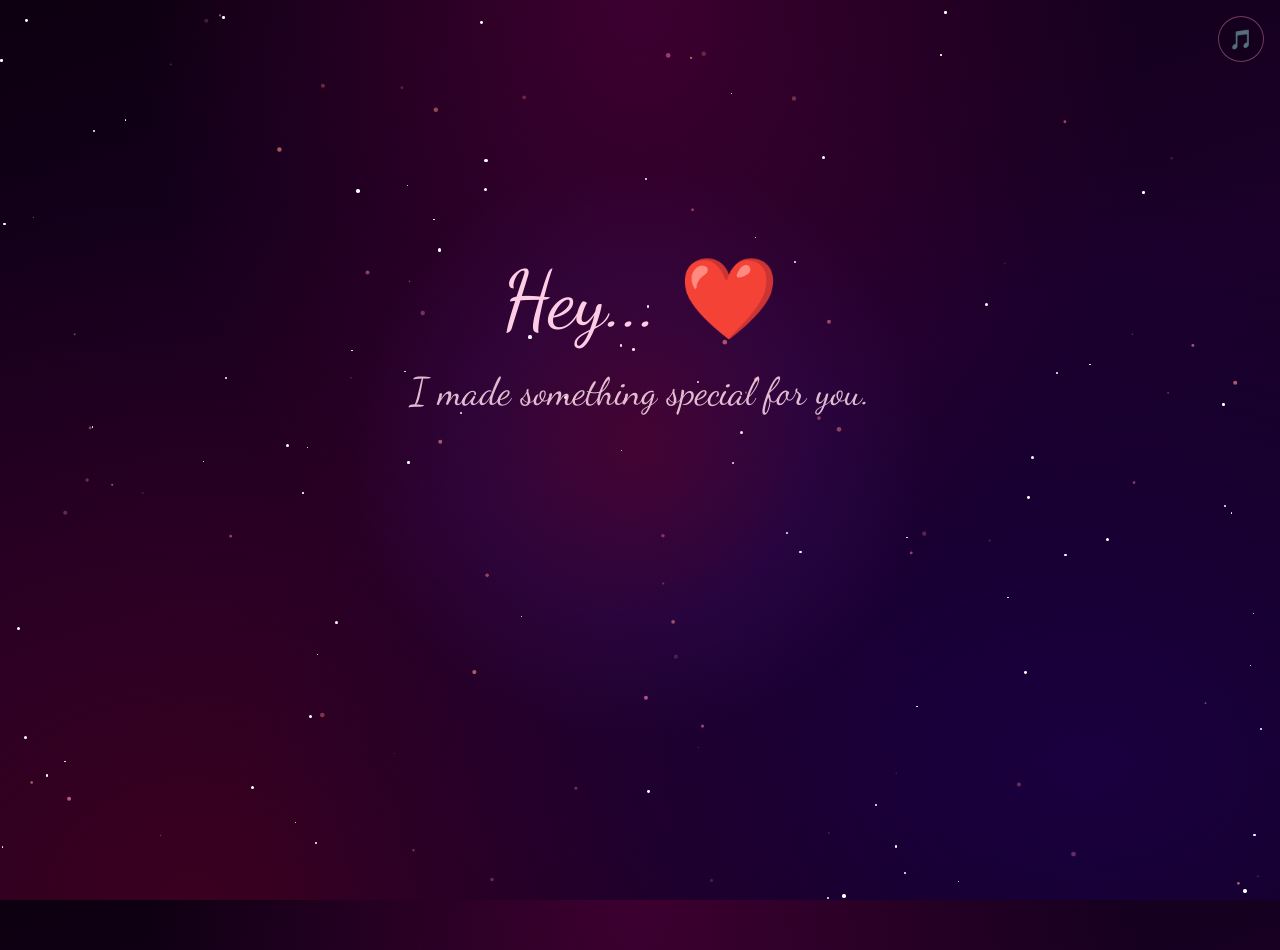
<file: index.html>
<!DOCTYPE html>
<html lang="en">
<head>
  <meta charset="UTF-8">
  <meta name="viewport" content="width=device-width, initial-scale=1.0">
  <title>A Special Surprise For You 💌</title>
  <meta name="description" content="A birthday surprise made with love, just for you.">
  <link rel="stylesheet" href="style.css">
  <style>
    /* ── Page 1 specific ─────────────────────────────── */
    body { overflow: hidden; }

    .hero {
      position: relative; z-index: 10;
      display: flex; flex-direction: column;
      align-items: center; justify-content: center;
      text-align: center;
      min-height: 100vh;
      padding: 20px;
      gap: 0;
    }

    /* Central glow orb */
    .glow-orb {
      position: absolute;
      width: 600px; height: 600px;
      border-radius: 50%;
      background: radial-gradient(circle,
        rgba(192,24,74,0.18) 0%,
        rgba(124,58,237,0.08) 40%,
        transparent 70%);
      animation: orbPulse 4s ease-in-out infinite;
      pointer-events: none;
      z-index: 0;
    }

    @keyframes orbPulse {
      0%,100% { transform: scale(1);   opacity: 0.7; }
      50%      { transform: scale(1.15); opacity: 1; }
    }

    /* Message lines */
    .msg-line {
      font-family: var(--font-script);
      color: var(--text-bright);
      text-align: center;
      line-height: 1.4;
      opacity: 0;
      transform: translateY(18px);
      transition: opacity 0.8s ease, transform 0.8s ease;
      position: relative; z-index: 2;
    }

    .msg-line.show {
      opacity: 1;
      transform: translateY(0);
    }

    .msg-1 {
      font-size: clamp(2.5rem, 7vw, 5rem);
      font-weight: 400;
      color: var(--pink-soft);
    }

    .msg-2 {
      font-size: clamp(1.4rem, 4vw, 2.4rem);
      font-weight: 400;
      color: var(--text-soft);
      margin-top: 10px;
    }

    .msg-3 {
      font-size: clamp(1.1rem, 3vw, 1.8rem);
      font-weight: 300;
      color: rgba(255,200,220,0.8);
      font-style: italic;
      margin-top: 8px;
    }

    .msg-4 {
      font-size: clamp(1.6rem, 5vw, 3rem);
      font-weight: 700;
      color: var(--gold-soft);
      margin-top: 10px;
    }

    .cta-wrap {
      margin-top: 48px;
      position: relative; z-index: 2;
      opacity: 0;
      transform: translateY(24px);
      transition: opacity 0.8s ease 0.2s, transform 0.8s ease 0.2s;
    }

    .cta-wrap.show { opacity: 1; transform: translateY(0); }

    .btn-open {
      padding: 20px 52px;
      font-size: 1.15rem;
      letter-spacing: 0.08em;
      position: relative;
    }

    .btn-open .btn-shine {
      position: absolute;
      inset: 0; border-radius: 50px;
      background: linear-gradient(120deg, transparent 20%, rgba(255,255,255,0.25) 50%, transparent 80%);
      background-size: 200% 100%;
      animation: shine 3s linear infinite;
    }

    @keyframes shine {
      0%   { background-position: -200% 0; }
      100% { background-position:  200% 0; }
    }

    /* Stars background */
    .star {
      position: fixed;
      border-radius: 50%;
      background: white;
      animation: starTwinkle ease-in-out infinite;
      pointer-events: none;
    }

    @keyframes starTwinkle {
      0%,100% { opacity: 0.2; transform: scale(0.8); }
      50%      { opacity: 1;   transform: scale(1.2); }
    }
  </style>
</head>
<body class="bg-romantic">

  <!-- Stars -->
  <div id="stars-container"></div>

  <!-- Particle canvas -->
  <canvas id="particle-canvas" class="canvas-layer"></canvas>

  <!-- Floating hearts -->
  <div class="hearts-container"></div>
  <!-- Rose petals -->
  <div class="petals-container"></div>

  <!-- Page Transition Overlay -->
  <div id="page-transition"></div>

  <!-- Music Button -->
  <button id="music-btn" class="music-btn" title="Play Music">🎵</button>

  <!-- Hero Content -->
  <main class="hero">
    <div class="glow-orb"></div>

    <p class="msg-line msg-1" id="m1">Hey... ❤️</p>
    <p class="msg-line msg-2" id="m2">I made something special for you.</p>
    <p class="msg-line msg-3" id="m3">Because today isn't just another day...</p>
    <p class="msg-line msg-4" id="m4">It's YOUR day. 🎂✨</p>

    <div class="cta-wrap" id="cta">
      <button class="btn-primary btn-open" onclick="openSurprise(this)">
        <span class="btn-shine"></span>
        Open Your Surprise 💌
      </button>
    </div>
  </main>

  <script src="config.js"></script>
  <script src="script.js"></script>
  <script>
    // ── Animate intro messages ─────────────────────────────
    const msgs = [
      { el: document.getElementById('m1'), delay: 400  },
      { el: document.getElementById('m2'), delay: 2000 },
      { el: document.getElementById('m3'), delay: 3800 },
      { el: document.getElementById('m4'), delay: 5500 },
    ];

    msgs.forEach(({ el, delay }) => {
      setTimeout(() => el.classList.add('show'), delay);
    });

    setTimeout(() => {
      document.getElementById('cta').classList.add('show');
    }, 7200);

    // ── Spawn stars ─────────────────────────────────────────
    const starsContainer = document.getElementById('stars-container');
    for (let i = 0; i < 80; i++) {
      const s = document.createElement('div');
      s.className = 'star';
      const size = 1 + Math.random() * 2.5;
      s.style.cssText = `
        width:${size}px; height:${size}px;
        left:${Math.random()*100}%;
        top:${Math.random()*100}%;
        animation-duration:${2 + Math.random()*4}s;
        animation-delay:${Math.random()*4}s;
      `;
      starsContainer.appendChild(s);
    }

    // ── Particle canvas ─────────────────────────────────────
    initParticleCanvas('particle-canvas');

    // ── Open surprise with burst ─────────────────────────────
    function openSurprise(btn) {
      btn.disabled = true;
      btn.innerHTML = '✨ Opening... ✨';
      burstHearts(window.innerWidth / 2, window.innerHeight / 2, 50);
      setTimeout(() => navigateTo('birthday.html'), 900);
    }
  </script>
</body>
</html>
</file>
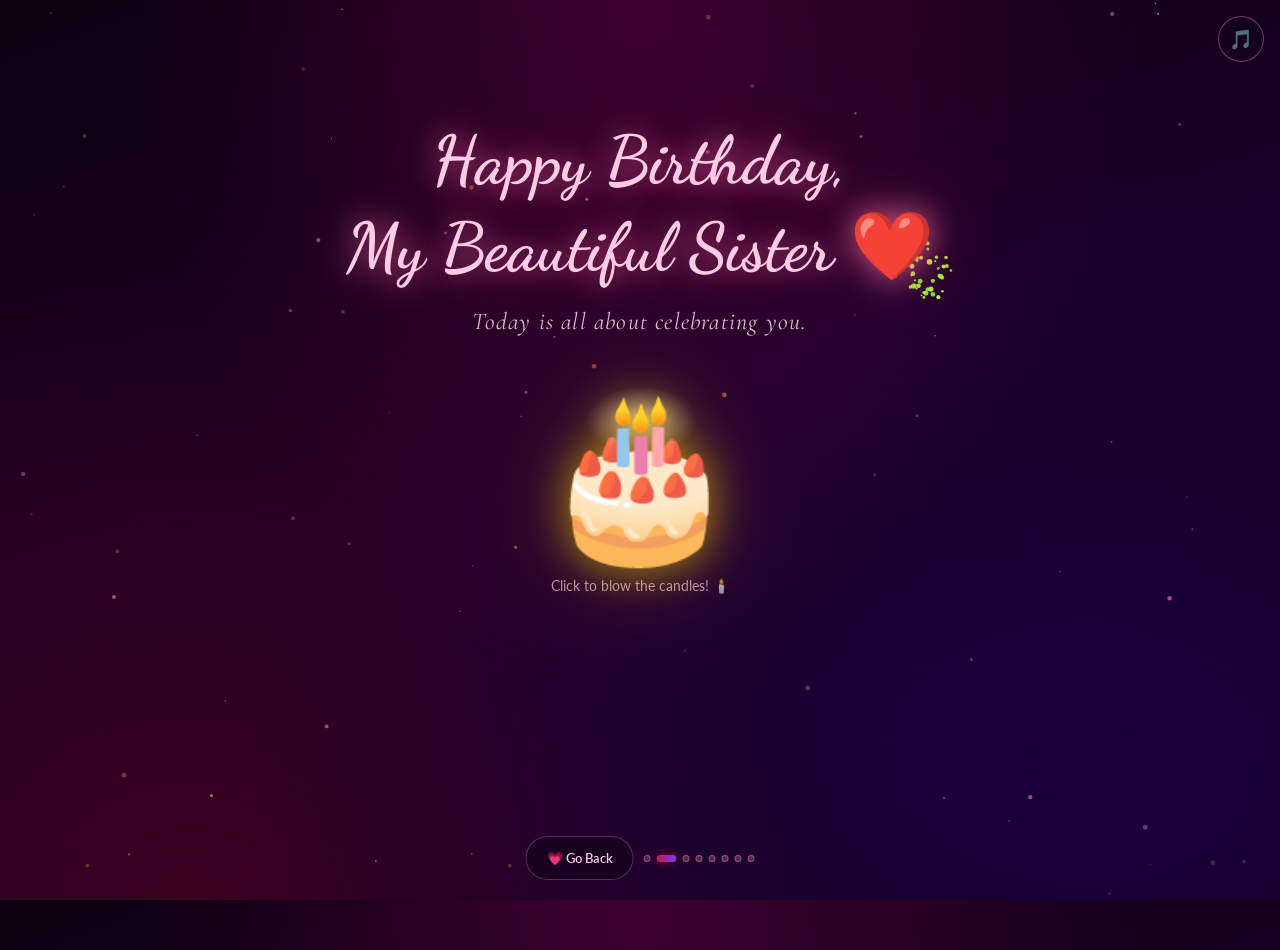
<file: birthday.html>
<!DOCTYPE html>
<html lang="en">
<head>
  <meta charset="UTF-8">
  <meta name="viewport" content="width=device-width, initial-scale=1.0">
  <title>Happy Birthday! 🎂❤️</title>
  <link rel="stylesheet" href="style.css">
  <style>
    body { overflow-x: hidden; }

    /* ── Hero Section ─────────────────────────────────────── */
    .birthday-hero {
      position: relative; z-index: 10;
      min-height: 100vh;
      display: flex; flex-direction: column;
      align-items: center; justify-content: center;
      text-align: center; padding: 30px 20px 120px;
      gap: 16px;
    }

    .birthday-title {
      font-family: var(--font-script);
      font-size: clamp(2rem, 6vw, 4.2rem);
      color: var(--pink-soft);
      text-shadow: 0 0 30px rgba(255,107,157,0.7),
                   0 0 60px rgba(255,107,157,0.4);
      animation: titleGlow 3s ease-in-out infinite;
      line-height: 1.3;
    }

    @keyframes titleGlow {
      0%,100% { text-shadow: 0 0 20px rgba(255,107,157,0.7), 0 0 40px rgba(255,107,157,0.4); }
      50%      { text-shadow: 0 0 40px rgba(255,107,157,1),   0 0 80px rgba(255,107,157,0.7), 0 0 120px rgba(255,107,157,0.3); }
    }

    .birthday-sub {
      font-family: var(--font-elegant);
      font-size: clamp(1rem, 2.5vw, 1.5rem);
      color: var(--text-soft);
      font-style: italic;
      letter-spacing: 0.05em;
    }

    /* ── Cake ─────────────────────────────────────────────── */
    .cake-section {
      margin: 20px 0;
      position: relative;
      cursor: pointer;
      user-select: none;
    }

    .cake-emoji {
      font-size: clamp(6rem, 15vw, 10rem);
      display: block;
      animation: cakeFloat 3s ease-in-out infinite;
      filter: drop-shadow(0 0 20px rgba(255,215,0,0.5))
              drop-shadow(0 0 40px rgba(255,215,0,0.3));
      transition: all 0.3s;
    }

    @keyframes cakeFloat {
      0%,100% { transform: translateY(0) rotate(-2deg); }
      50%      { transform: translateY(-12px) rotate(2deg); }
    }

    .cake-hint {
      font-size: 0.85rem;
      color: rgba(255,200,220,0.7);
      margin-top: 8px;
      animation: fadeInOut 2s ease-in-out infinite;
    }

    @keyframes fadeInOut {
      0%,100% { opacity: 0.5; }
      50%      { opacity: 1; }
    }

    /* Interactive cake state */
    .cake-blown .cake-emoji {
      animation: none;
      filter: drop-shadow(0 0 30px rgba(255,215,0,0.8));
    }

    .wish-msg {
      font-family: var(--font-script);
      font-size: clamp(1.4rem, 4vw, 2.4rem);
      color: var(--gold-soft);
      opacity: 0;
      transform: translateY(20px);
      transition: all 0.8s ease;
      margin-top: 16px;
      text-shadow: 0 0 20px rgba(255,215,0,0.7);
    }

    .wish-msg.show { opacity: 1; transform: translateY(0); }

    /* ── Fireworks canvas ─────────────────────────────────── */
    #fw-canvas {
      position: fixed;
      inset: 0;
      pointer-events: none;
      z-index: 5;
      width: 100%; height: 100%;
    }

    /* Candle ripple */
    .candle-ripple {
      position: absolute;
      top: 50%; left: 50%;
      transform: translate(-50%,-50%);
      width: 20px; height: 20px;
      border-radius: 50%;
      background: rgba(255,215,0,0.6);
      animation: rippleOut 0.6s ease-out forwards;
      pointer-events: none;
    }

    @keyframes rippleOut {
      to { width: 300px; height: 300px; opacity: 0; }
    }

    /* Smoke puff */
    .smoke {
      position: absolute;
      font-size: 1.5rem;
      animation: smokeDrift 2s ease-out forwards;
      pointer-events: none;
      z-index: 20;
    }

    @keyframes smokeDrift {
      0%   { opacity: 0.8; transform: translateY(0) scale(0.5); }
      100% { opacity: 0;   transform: translateY(-60px) scale(2); }
    }

    .cta-row {
      display: flex; gap: 16px;
      flex-wrap: wrap; justify-content: center;
      margin-top: 16px;
    }
  </style>
</head>
<body class="bg-romantic">

  <canvas id="particle-canvas" class="canvas-layer"></canvas>
  <canvas id="fw-canvas"></canvas>

  <div class="hearts-container"></div>
  <div class="petals-container"></div>
  <div id="page-transition"></div>
  <button id="music-btn" class="music-btn" title="Play Music">🎵</button>

  <!-- Navigation dots -->
  <div class="nav-container">
    <a class="nav-btn" onclick="navigateTo('index.html')">💗 Go Back</a>
    <div class="page-dots">
      <div class="page-dot"></div>
      <div class="page-dot active"></div>
      <div class="page-dot"></div>
      <div class="page-dot"></div>
      <div class="page-dot"></div>
      <div class="page-dot"></div>
      <div class="page-dot"></div>
      <div class="page-dot"></div>
    </div>
    <a class="nav-btn" id="continue-btn" onclick="navigateTo('letter.html')" style="display:none">Continue ❤️</a>
  </div>

  <main class="birthday-hero">
    <h1 class="birthday-title fade-up">Happy Birthday,<br>My Beautiful Sister ❤️</h1>
    <p class="birthday-sub fade-up">Today is all about celebrating <em>you</em>.</p>

    <div class="cake-section fade-up" id="cake-section" onclick="blowCandles(this)">
      <span class="cake-emoji" id="cake-emoji">🎂</span>
      <p class="cake-hint" id="cake-hint">Click to blow the candles! 🕯️</p>
    </div>

    <p class="wish-msg" id="wish-msg">Make a wish, birthday girl! ✨🌠</p>
  </main>

  <script src="config.js"></script>
  <script src="script.js"></script>
  <script>
    initParticleCanvas('particle-canvas');

    // ── Fireworks loop ────────────────────────────────────────
    const fwCanvas = document.getElementById('fw-canvas');
    fwCanvas.width  = window.innerWidth;
    fwCanvas.height = window.innerHeight;
    window.addEventListener('resize', () => {
      fwCanvas.width  = window.innerWidth;
      fwCanvas.height = window.innerHeight;
    });

    let fwInterval = null;

    function startFireworks() {
      if (fwInterval) return;
      fwInterval = setInterval(() => {
        const ctx = fwCanvas.getContext('2d');
        ctx.fillStyle = 'rgba(0,0,0,0.15)';
        ctx.fillRect(0, 0, fwCanvas.width, fwCanvas.height);
        launchFirework(fwCanvas);
      }, 700);
    }

    // soft background fireworks on page load
    setTimeout(startFireworks, 1000);

    // ── Blow candles interaction ──────────────────────────────
    let blown = false;
    function blowCandles(section) {
      if (blown) return;
      blown = true;

      // Swap cake emoji
      const cakeEl = document.getElementById('cake-emoji');
      cakeEl.textContent = '🎂';
      cakeEl.style.fontSize = 'clamp(7rem, 16vw, 11rem)';

      // Smoke puffs
      for (let i = 0; i < 6; i++) {
        const smoke = document.createElement('span');
        smoke.className = 'smoke';
        smoke.textContent = '💨';
        smoke.style.cssText = `
          left:${40 + Math.random()*20}%;
          top:${30 + Math.random()*10}%;
          font-size:${1.2 + Math.random()}rem;
          animation-delay:${i * 0.12}s;
        `;
        section.appendChild(smoke);
        setTimeout(() => smoke.remove(), 2200);
      }

      // Ripple
      const ripple = document.createElement('div');
      ripple.className = 'candle-ripple';
      section.style.position = 'relative';
      section.appendChild(ripple);
      setTimeout(() => ripple.remove(), 700);

      // Hide hint
      document.getElementById('cake-hint').style.opacity = '0';

      // Golden sparkles
      for (let i = 0; i < 35; i++) {
        setTimeout(() => {
          const rect = section.getBoundingClientRect();
          burstHearts(
            rect.left + rect.width / 2 + (Math.random()-0.5)*100,
            rect.top  + rect.height * 0.3,
            3
          );
        }, i * 80);
      }

      // Confetti
      setTimeout(() => launchConfetti(100), 400);

      // Wish message
      setTimeout(() => {
        document.getElementById('wish-msg').classList.add('show');
        document.getElementById('continue-btn').style.display = 'inline-flex';
      }, 1200);
    }
  </script>
</body>
</html>
</file>
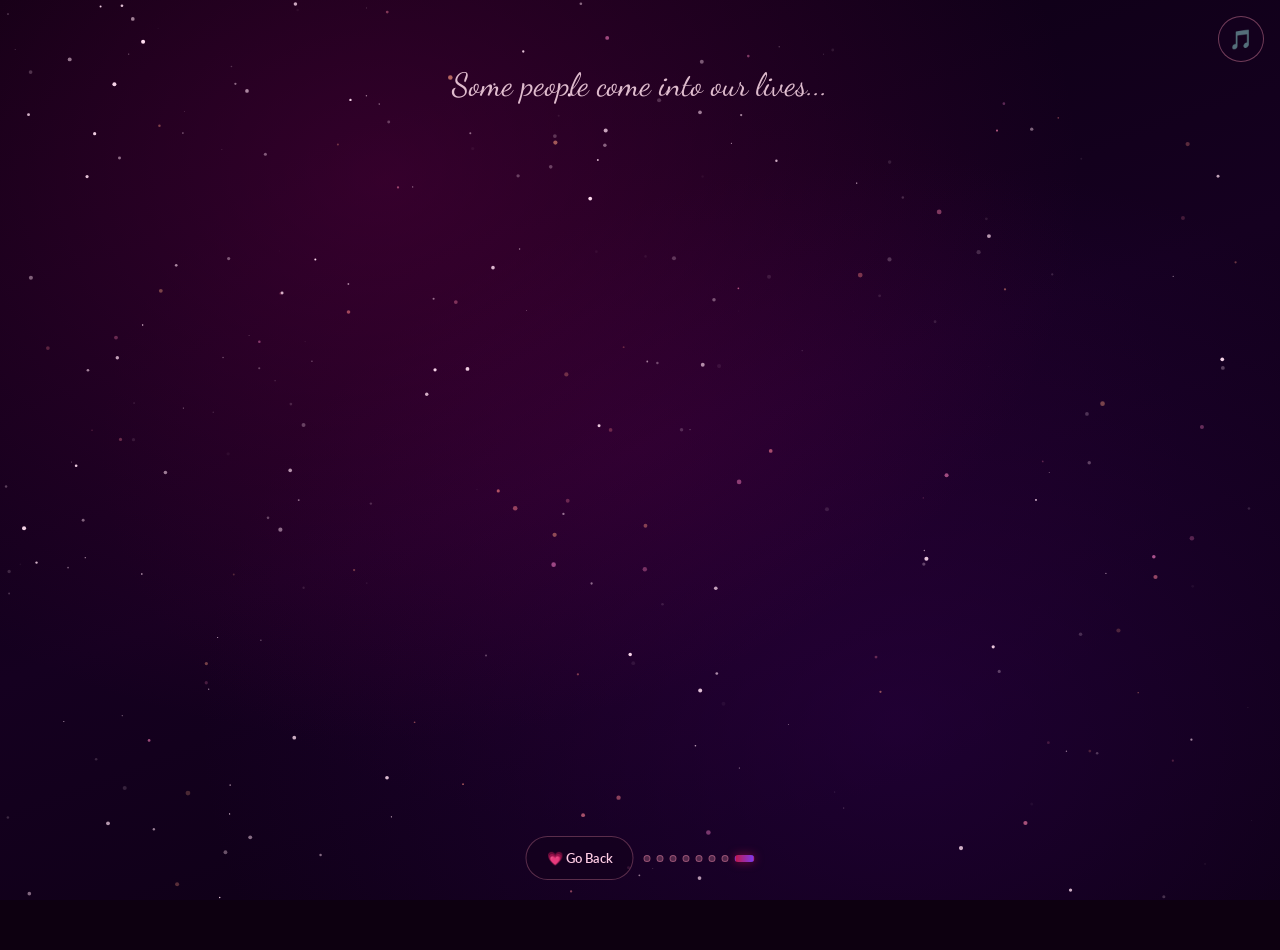
<file: final.html>
<!DOCTYPE html>
<html lang="en">
<head>
  <meta charset="UTF-8">
  <meta name="viewport" content="width=device-width, initial-scale=1.0">
  <title>Our Little Forever ❤️</title>
  <link rel="stylesheet" href="style.css">
  <style>
    body { overflow: hidden; }

    /* ── Slow-moving ambient background ───────────────────── */
    .final-bg {
      position: fixed; inset: 0;
      background:
        radial-gradient(ellipse at 30% 20%, rgba(120,0,80,0.35) 0%, transparent 55%),
        radial-gradient(ellipse at 70% 80%, rgba(60,0,100,0.35) 0%, transparent 55%),
        radial-gradient(ellipse at 50% 50%, rgba(80,0,50,0.2)  0%, transparent 60%),
        linear-gradient(160deg, #0a0010 0%, #150020 50%, #0a0010 100%);
      animation: bgDrift 15s ease-in-out infinite alternate;
    }

    @keyframes bgDrift {
      0%   { filter: hue-rotate(0deg)   brightness(1); }
      100% { filter: hue-rotate(15deg)  brightness(1.05); }
    }

    /* ── Center stage ─────────────────────────────────────── */
    .final-stage {
      position: relative; z-index: 10;
      min-height: 100vh;
      display: flex; flex-direction: column;
      align-items: center; justify-content: center;
      text-align: center; padding: 40px 24px;
      gap: 0;
    }

    /* ── Poem lines ───────────────────────────────────────── */
    .poem-line {
      font-family: var(--font-script);
      color: rgba(255,220,235,0.9);
      opacity: 0;
      transform: translateY(16px);
      transition: opacity 1s ease, transform 1s ease;
      line-height: 1.5;
    }

    .poem-line.show { opacity: 1; transform: translateY(0); }

    .poem-line.lg  { font-size: clamp(1.4rem, 4vw, 2.8rem); }
    .poem-line.md  { font-size: clamp(1.1rem, 3vw, 2rem); color: var(--text-soft); }
    .poem-line.sm  { font-size: clamp(0.95rem, 2.5vw, 1.5rem); color: rgba(255,200,220,0.7); }
    .poem-line.xl  { font-size: clamp(1.8rem, 5vw, 3.5rem); color: var(--pink-soft);
                      text-shadow: 0 0 30px rgba(255,107,157,0.6); }
    .poem-line.gold {
      font-size: clamp(1.2rem, 3.5vw, 2.2rem);
      color: rgba(255,215,0,0.85);
      font-style: italic;
    }

    .poem-line.gap { margin-top: 24px; }
    .poem-line.gap2{ margin-top: 48px; }

    /* ── Big animated heart ───────────────────────────────── */
    .final-heart {
      font-size: clamp(4rem, 10vw, 7rem);
      display: block;
      animation: heartbeat 1.2s ease-in-out infinite;
      filter: drop-shadow(0 0 20px rgba(255,60,100,0.8))
              drop-shadow(0 0 40px rgba(255,60,100,0.5));
      opacity: 0;
      transition: opacity 1s ease;
      margin-top: 24px;
    }

    .final-heart.show { opacity: 1; }

    /* ── Restart button ───────────────────────────────────── */
    .restart-wrap {
      margin-top: 40px;
      opacity: 0;
      transition: opacity 1s ease;
    }

    .restart-wrap.show { opacity: 1; }

    /* ── Stars canvas ─────────────────────────────────────── */
    #star-canvas {
      position: fixed; inset: 0;
      pointer-events: none; z-index: 0;
    }
  </style>
</head>
<body>
  <div class="final-bg"></div>

  <canvas id="star-canvas"></canvas>
  <canvas id="particle-canvas" class="canvas-layer" style="z-index:1;"></canvas>
  <div class="hearts-container"></div>
  <div class="petals-container"></div>
  <div id="page-transition"></div>
  <button id="music-btn" class="music-btn">🎵</button>

  <div class="nav-container">
    <a class="nav-btn" onclick="navigateTo('surprise.html')">💗 Go Back</a>
    <div class="page-dots">
      <div class="page-dot"></div>
      <div class="page-dot"></div>
      <div class="page-dot"></div>
      <div class="page-dot"></div>
      <div class="page-dot"></div>
      <div class="page-dot"></div>
      <div class="page-dot"></div>
      <div class="page-dot active"></div>
    </div>
  </div>

  <main class="final-stage">

    <p class="poem-line md"         id="l1">Some people come into our lives...</p>
    <p class="poem-line sm gap"     id="l2">...and become memories.</p>
    <p class="poem-line lg gap2"    id="l3">But sisters...</p>
    <p class="poem-line xl gap"     id="l4">...become a part of our forever. ❤️</p>

    <p class="poem-line lg gap2"    id="l5">Happy Birthday, Sis. ❤️</p>
    <p class="poem-line gold gap"   id="l6">Made with all my love.</p>

    <span class="final-heart"       id="final-heart">❤️</span>

    <div class="restart-wrap"       id="restart-wrap">
      <button class="btn-primary" onclick="navigateTo('index.html')">
        🔁 From the Beginning
      </button>
    </div>

  </main>

  <script src="config.js"></script>
  <script src="script.js"></script>
  <script>
    initParticleCanvas('particle-canvas');

    // ── Starfield ──────────────────────────────────────────────
    const sc = document.getElementById('star-canvas');
    const sCtx = sc.getContext('2d');
    let SW = sc.width = window.innerWidth;
    let SH = sc.height = window.innerHeight;
    window.addEventListener('resize', () => { SW = sc.width = window.innerWidth; SH = sc.height = window.innerHeight; });

    const stars = Array.from({ length: 200 }, () => ({
      x: Math.random() * 2000, y: Math.random() * 2000,
      r: 0.3 + Math.random() * 1.8,
      alpha: Math.random(),
      dA: (Math.random() - 0.5) * 0.012,
    }));

    function drawStars() {
      sCtx.clearRect(0, 0, SW, SH);
      stars.forEach(s => {
        sCtx.beginPath();
        sCtx.arc(s.x % SW, s.y % SH, s.r, 0, Math.PI * 2);
        sCtx.fillStyle = `rgba(255,220,240,${Math.max(0.05, Math.min(1, s.alpha))})`;
        sCtx.fill();
        s.alpha += s.dA;
        if (s.alpha > 1 || s.alpha < 0.05) s.dA *= -1;
      });
      requestAnimationFrame(drawStars);
    }
    drawStars();

    // ── Poem reveal sequence ───────────────────────────────────
    const lines = [
      { id: 'l1', t: 800  },
      { id: 'l2', t: 2400 },
      { id: 'l3', t: 4200 },
      { id: 'l4', t: 5600 },
      { id: 'l5', t: 7800 },
      { id: 'l6', t: 9200 },
    ];

    lines.forEach(({ id, t }) => {
      setTimeout(() => {
        const el = document.getElementById(id);
        if (el) el.classList.add('show');
      }, t);
    });

    // Heart
    setTimeout(() => {
      document.getElementById('final-heart').classList.add('show');
      burstHearts(window.innerWidth/2, window.innerHeight*0.72, 30);
    }, 10800);

    // Restart button
    setTimeout(() => {
      document.getElementById('restart-wrap').classList.add('show');
    }, 12500);
  </script>
</body>
</html>
</file>
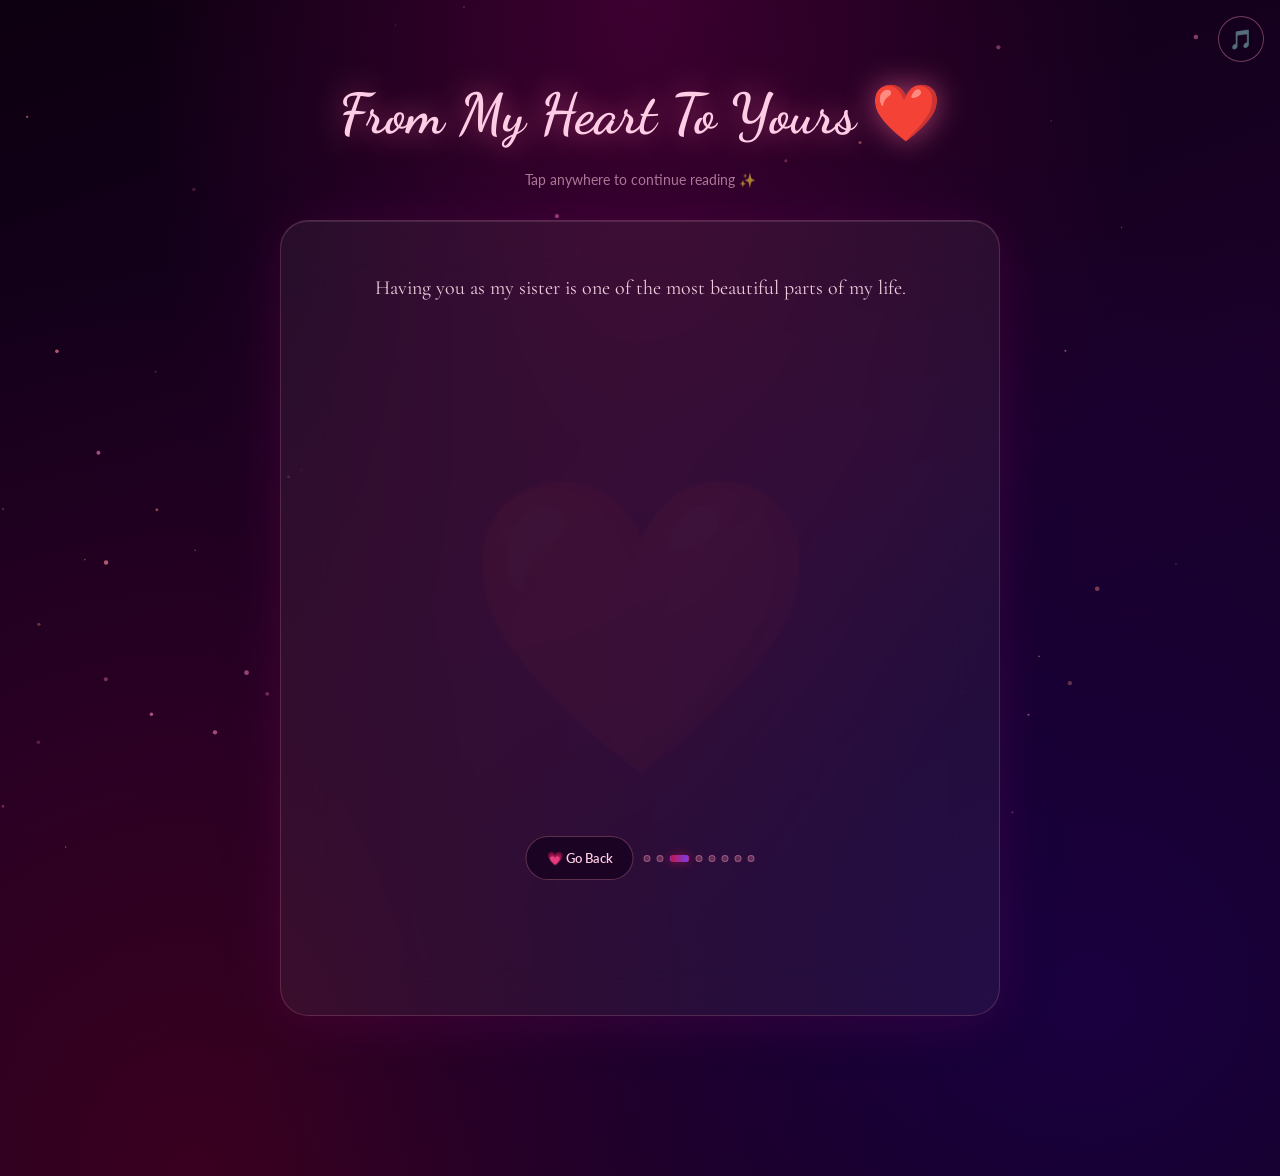
<file: letter.html>
<!DOCTYPE html>
<html lang="en">
<head>
  <meta charset="UTF-8">
  <meta name="viewport" content="width=device-width, initial-scale=1.0">
  <title>A Message From My Heart 💗</title>
  <link rel="stylesheet" href="style.css">
  <style>
    body { overflow-x: hidden; }

    /* ── Layout ───────────────────────────────────────────── */
    .letter-page {
      position: relative; z-index: 10;
      min-height: 100vh;
      display: flex; flex-direction: column;
      align-items: center; justify-content: flex-start;
      padding: 80px 20px 160px;
      gap: 32px;
    }

    .page-title {
      font-family: var(--font-script);
      font-size: clamp(2rem, 5vw, 3.5rem);
      color: var(--pink-soft);
      text-align: center;
      text-shadow: 0 0 30px rgba(255,107,157,0.6);
      margin-bottom: 8px;
    }

    /* ── Letter Card ──────────────────────────────────────── */
    .letter-card {
      max-width: 720px;
      width: 100%;
      padding: 48px 52px;
      border-radius: 28px;
      position: relative;
      background: rgba(255,255,255,0.05);
      backdrop-filter: blur(24px);
      border: 1px solid rgba(255,150,180,0.2);
      box-shadow: 0 8px 48px rgba(192,24,74,0.12),
                  0 0 80px rgba(124,58,237,0.07),
                  inset 0 1px 0 rgba(255,255,255,0.1);
    }

    /* Glowing heart behind card */
    .letter-heart-glow {
      position: absolute;
      top: 50%; left: 50%;
      transform: translate(-50%,-50%);
      font-size: 18rem;
      opacity: 0.04;
      pointer-events: none;
      user-select: none;
      animation: heartbeat 2s ease-in-out infinite;
      z-index: 0;
    }

    /* ── Letter Paragraphs ────────────────────────────────── */
    .letter-para {
      font-family: var(--font-elegant);
      font-size: clamp(1rem, 2.2vw, 1.25rem);
      color: rgba(255,220,235,0.92);
      line-height: 1.9;
      text-align: center;
      position: relative; z-index: 1;
      opacity: 0;
      transform: translateY(16px);
      transition: opacity 0.7s ease, transform 0.7s ease;
      margin-bottom: 20px;
    }

    .letter-para.italic { font-style: italic; }
    .letter-para.bold   { font-weight: 600; color: var(--pink-soft); }
    .letter-para.big    { font-size: clamp(1.1rem, 2.5vw, 1.45rem); }

    .letter-para.visible {
      opacity: 1;
      transform: translateY(0);
    }

    /* Signature */
    .letter-sign {
      font-family: var(--font-script);
      font-size: clamp(1.5rem, 4vw, 2.5rem);
      color: var(--rose-light);
      text-align: center;
      margin-top: 24px;
      opacity: 0;
      transform: translateY(16px);
      transition: opacity 1s ease 0.2s, transform 1s ease 0.2s;
      position: relative; z-index: 1;
      text-shadow: 0 0 20px rgba(255,107,157,0.6);
    }

    .letter-sign.visible { opacity: 1; transform: translateY(0); }

    /* ── Click-to-reveal progress ─────────────────────────── */
    .reveal-hint {
      font-size: 0.85rem;
      color: rgba(255,200,220,0.6);
      text-align: center;
      animation: fadeInOut 2s ease-in-out infinite;
      margin-top: -16px;
    }

    @keyframes fadeInOut {
      0%,100% { opacity: 0.5; }
      50%      { opacity: 1; }
    }

    .reveal-hint.hidden { opacity: 0; pointer-events: none; }

    /* ── CTA area ─────────────────────────────────────────── */
    .cta-row {
      display: flex; gap: 16px;
      flex-wrap: wrap; justify-content: center;
      margin-top: 8px;
    }

    @media (max-width: 600px) {
      .letter-card { padding: 28px 22px; }
    }
  </style>
</head>
<body class="bg-romantic">

  <canvas id="particle-canvas" class="canvas-layer"></canvas>
  <div class="hearts-container"></div>
  <div class="petals-container"></div>
  <div id="page-transition"></div>
  <button id="music-btn" class="music-btn" title="Play Music">🎵</button>

  <div class="nav-container">
    <a class="nav-btn" onclick="navigateTo('birthday.html')">💗 Go Back</a>
    <div class="page-dots">
      <div class="page-dot"></div>
      <div class="page-dot"></div>
      <div class="page-dot active"></div>
      <div class="page-dot"></div>
      <div class="page-dot"></div>
      <div class="page-dot"></div>
      <div class="page-dot"></div>
      <div class="page-dot"></div>
    </div>
    <a class="nav-btn" id="next-btn" style="display:none" onclick="navigateTo('memories.html')">See Our Memories 📸</a>
  </div>

  <main class="letter-page">
    <h1 class="page-title fade-up">From My Heart To Yours ❤️</h1>

    <p class="reveal-hint" id="reveal-hint">Tap anywhere to continue reading ✨</p>

    <div class="letter-card fade-up" id="letter-card" onclick="revealNext()">
      <div class="letter-heart-glow">❤️</div>

      <p class="letter-para" data-para="0">
        Having you as my sister is one of the most beautiful parts of my life.
      </p>
      <p class="letter-para" data-para="1">
        We've shared laughter, silly fights, unforgettable moments,<br>
        secrets, and countless memories.
      </p>
      <p class="letter-para italic" data-para="2">
        Sometimes I may annoy you.<br>
        Sometimes we may fight.<br>
        Sometimes we may not agree.
      </p>
      <p class="letter-para" data-para="3">
        But underneath all of that, there is something that will never change:
      </p>
      <p class="letter-para bold big" data-para="4">
        You will always be my sister,<br>
        and you will always have a special place in my heart. ❤️
      </p>
      <p class="letter-para" data-para="5">
        I hope this birthday brings you happiness that stays,<br>
        dreams that come true,<br>
        and memories that you'll treasure forever.
      </p>
      <p class="letter-para bold" data-para="6">
        Never forget how loved you are.
      </p>

      <p class="letter-sign" id="letter-sign">
        Happy Birthday, Sis. ❤️
      </p>
    </div>
  </main>

  <script src="config.js"></script>
  <script src="script.js"></script>
  <script>
    initParticleCanvas('particle-canvas');

    const paras = Array.from(document.querySelectorAll('.letter-para'));
    const sign  = document.getElementById('letter-sign');
    const hint  = document.getElementById('reveal-hint');
    const nextBtn = document.getElementById('next-btn');
    let current = 0;

    // Show first para automatically
    setTimeout(() => { if (paras[0]) { paras[0].classList.add('visible'); current = 1; }}, 600);

    function revealNext() {
      if (current < paras.length) {
        paras[current].classList.add('visible');
        createSparkle(window.innerWidth/2, window.innerHeight/2);
        current++;
      } else if (!sign.classList.contains('visible')) {
        sign.classList.add('visible');
        hint.classList.add('hidden');
        burstHearts(window.innerWidth/2, window.innerHeight*0.5, 25);
        setTimeout(() => { nextBtn.style.display = 'inline-flex'; }, 800);
      }
    }

    // Also allow keyboard
    document.addEventListener('keydown', (e) => {
      if (['Space','ArrowRight','Enter'].includes(e.code)) revealNext();
    });
  </script>
</body>
</html>
</file>
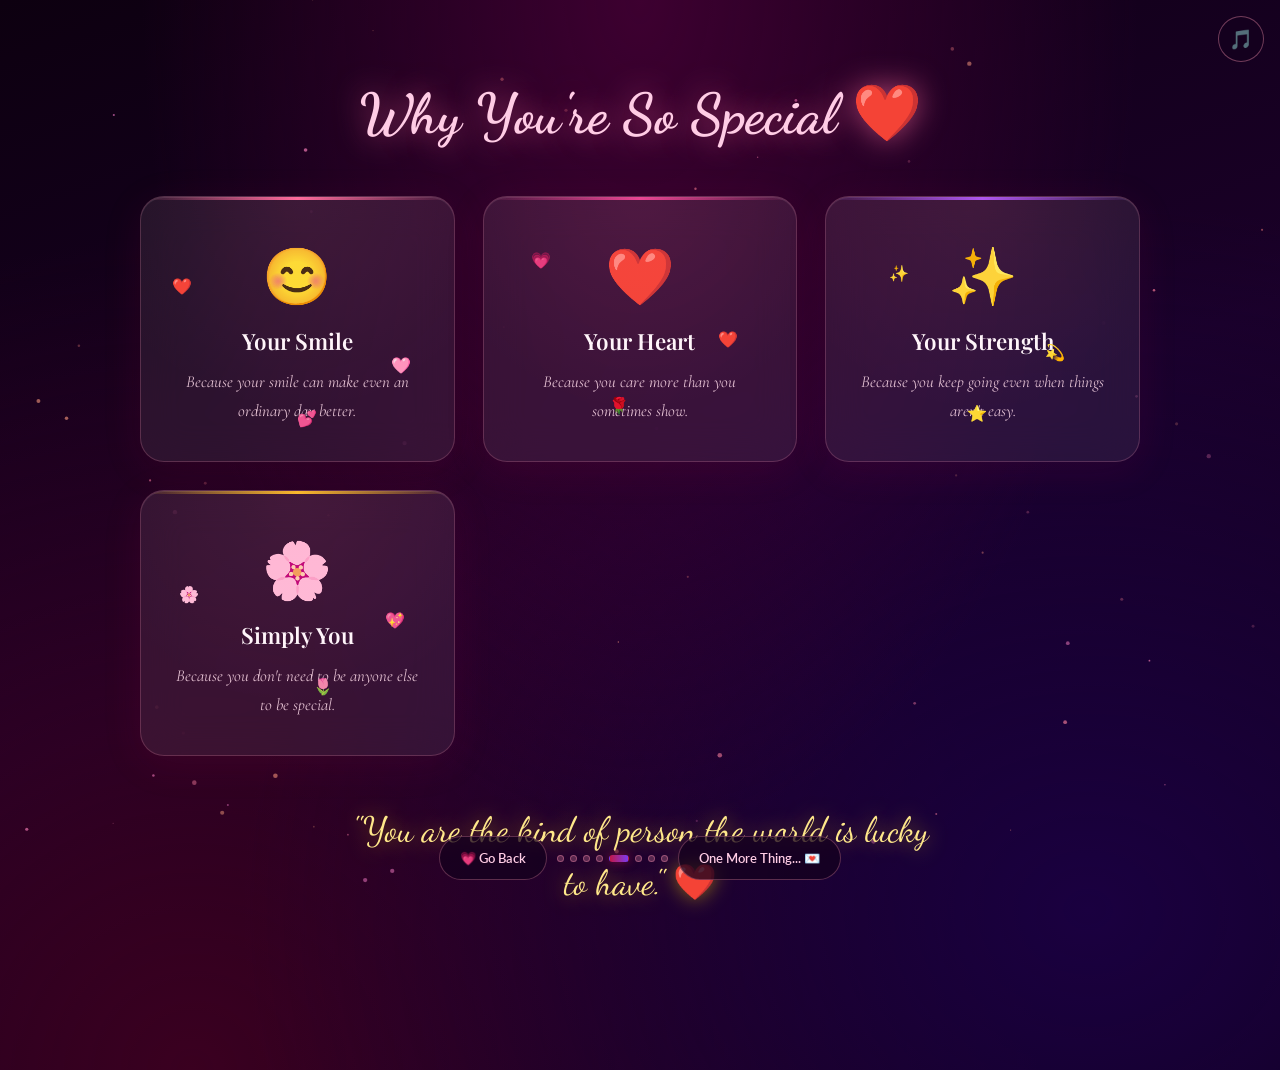
<file: special.html>
<!DOCTYPE html>
<html lang="en">
<head>
  <meta charset="UTF-8">
  <meta name="viewport" content="width=device-width, initial-scale=1.0">
  <title>Why You're So Special 🌹</title>
  <link rel="stylesheet" href="style.css">
  <style>
    body { overflow-x: hidden; }

    .special-page {
      position: relative; z-index: 10;
      min-height: 100vh;
      padding: 80px 24px 160px;
      display: flex; flex-direction: column;
      align-items: center; gap: 48px;
    }

    .page-title {
      font-family: var(--font-script);
      font-size: clamp(2rem, 5vw, 3.5rem);
      color: var(--pink-soft);
      text-align: center;
      text-shadow: 0 0 30px rgba(255,107,157,0.6);
    }

    /* ── Cards Grid ─────────────────────────────────────── */
    .cards-grid {
      display: grid;
      grid-template-columns: repeat(auto-fill, minmax(260px, 1fr));
      gap: 28px;
      max-width: 1000px;
      width: 100%;
    }

    .special-card {
      position: relative;
      padding: 44px 32px 36px;
      border-radius: 24px;
      text-align: center;
      background: var(--glass);
      backdrop-filter: blur(20px);
      border: 1px solid var(--glass-border);
      box-shadow: 0 8px 40px rgba(192,24,74,0.1),
                  inset 0 1px 0 rgba(255,255,255,0.1);
      overflow: hidden;
      opacity: 0;
      transform: translateY(40px) scale(0.96);
      transition: all 0.7s cubic-bezier(.34,1.56,.64,1);
      cursor: default;
    }

    .special-card.visible {
      opacity: 1;
      transform: translateY(0) scale(1);
    }

    /* Individual card accent colors */
    .special-card:nth-child(1) { --card-color: #ff6b9d; }
    .special-card:nth-child(2) { --card-color: #e84393; }
    .special-card:nth-child(3) { --card-color: #a855f7; }
    .special-card:nth-child(4) { --card-color: #fbbf24; }

    .special-card::before {
      content: '';
      position: absolute;
      top: 0; left: 0; right: 0;
      height: 3px;
      background: linear-gradient(90deg, transparent, var(--card-color), transparent);
    }

    .special-card::after {
      content: '';
      position: absolute;
      inset: 0;
      background: radial-gradient(circle at 50% 0%,
        rgba(255,107,157,0.08) 0%, transparent 70%);
      pointer-events: none;
    }

    /* Card glow on hover */
    .special-card:hover {
      transform: translateY(-8px) scale(1.02);
      box-shadow: 0 20px 60px rgba(192,24,74,0.25),
                  0 0 40px rgba(var(--card-color), 0.2);
      border-color: var(--card-color, rgba(255,150,180,0.4));
    }

    .card-icon {
      font-size: 3.5rem;
      display: block;
      margin-bottom: 16px;
      animation: iconFloat 3s ease-in-out infinite;
    }

    .special-card:nth-child(1) .card-icon { animation-delay: 0.0s; }
    .special-card:nth-child(2) .card-icon { animation-delay: 0.5s; }
    .special-card:nth-child(3) .card-icon { animation-delay: 1.0s; }
    .special-card:nth-child(4) .card-icon { animation-delay: 1.5s; }

    @keyframes iconFloat {
      0%,100% { transform: translateY(0) rotate(-3deg); }
      50%      { transform: translateY(-10px) rotate(3deg); }
    }

    .card-title {
      font-family: var(--font-head);
      font-size: 1.4rem;
      color: var(--text-bright);
      margin-bottom: 12px;
      font-weight: 600;
    }

    .card-text {
      font-family: var(--font-elegant);
      font-size: 1.05rem;
      color: var(--text-soft);
      line-height: 1.7;
      font-style: italic;
    }

    /* Floating hearts around cards */
    .card-heart {
      position: absolute;
      pointer-events: none;
      font-size: 1rem;
      opacity: 0;
      animation: cardHeartFloat 4s ease-in-out infinite;
    }

    @keyframes cardHeartFloat {
      0%   { opacity: 0; transform: translateY(0) scale(0.5); }
      30%  { opacity: 0.7; }
      70%  { opacity: 0.4; }
      100% { opacity: 0; transform: translateY(-80px) scale(1.2); }
    }

    /* ── Bottom Quote ─────────────────────────────────── */
    .bottom-quote {
      font-family: var(--font-script);
      font-size: clamp(1.3rem, 3.5vw, 2.2rem);
      color: var(--gold-soft);
      text-align: center;
      text-shadow: 0 0 20px rgba(255,215,0,0.5);
      max-width: 600px;
      line-height: 1.5;
      opacity: 0;
      transform: translateY(20px);
      transition: all 0.9s ease;
    }

    .bottom-quote.visible { opacity: 1; transform: translateY(0); }
  </style>
</head>
<body class="bg-romantic">

  <canvas id="particle-canvas" class="canvas-layer"></canvas>
  <div class="hearts-container"></div>
  <div class="petals-container"></div>
  <div id="page-transition"></div>
  <button id="music-btn" class="music-btn">🎵</button>

  <div class="nav-container">
    <a class="nav-btn" onclick="navigateTo('memories.html')">💗 Go Back</a>
    <div class="page-dots">
      <div class="page-dot"></div>
      <div class="page-dot"></div>
      <div class="page-dot"></div>
      <div class="page-dot"></div>
      <div class="page-dot active"></div>
      <div class="page-dot"></div>
      <div class="page-dot"></div>
      <div class="page-dot"></div>
    </div>
    <a class="nav-btn" onclick="navigateTo('wishes.html')">One More Thing... 💌</a>
  </div>

  <main class="special-page">
    <h1 class="page-title fade-up">Why You're So Special ❤️</h1>

    <div class="cards-grid" id="cards-grid">

      <div class="special-card" data-delay="0">
        <!-- floating micro-hearts -->
        <span class="card-heart" style="left:10%;  top:30%; animation-delay:0.0s;">❤️</span>
        <span class="card-heart" style="left:80%;  top:60%; animation-delay:1.5s;">🩷</span>
        <span class="card-heart" style="left:50%;  top:80%; animation-delay:3.0s;">💕</span>

        <span class="card-icon">😊</span>
        <h2 class="card-title">Your Smile</h2>
        <p class="card-text">Because your smile can make even an ordinary day better.</p>
      </div>

      <div class="special-card" data-delay="150">
        <span class="card-heart" style="left:15%;  top:20%; animation-delay:0.8s;">💗</span>
        <span class="card-heart" style="left:75%;  top:50%; animation-delay:2.0s;">❤️</span>
        <span class="card-heart" style="left:40%;  top:75%; animation-delay:3.5s;">🌹</span>

        <span class="card-icon">❤️</span>
        <h2 class="card-title">Your Heart</h2>
        <p class="card-text">Because you care more than you sometimes show.</p>
      </div>

      <div class="special-card" data-delay="300">
        <span class="card-heart" style="left:20%;  top:25%; animation-delay:1.2s;">✨</span>
        <span class="card-heart" style="left:70%;  top:55%; animation-delay:0.4s;">💫</span>
        <span class="card-heart" style="left:45%;  top:78%; animation-delay:2.8s;">⭐</span>

        <span class="card-icon">✨</span>
        <h2 class="card-title">Your Strength</h2>
        <p class="card-text">Because you keep going even when things aren't easy.</p>
      </div>

      <div class="special-card" data-delay="450">
        <span class="card-heart" style="left:12%;  top:35%; animation-delay:1.8s;">🌸</span>
        <span class="card-heart" style="left:78%;  top:45%; animation-delay:0.9s;">💖</span>
        <span class="card-heart" style="left:55%;  top:70%; animation-delay:3.2s;">🌷</span>

        <span class="card-icon">🌸</span>
        <h2 class="card-title">Simply You</h2>
        <p class="card-text">Because you don't need to be anyone else to be special.</p>
      </div>

    </div>

    <p class="bottom-quote" id="bottom-quote">
      "You are the kind of person the world is lucky to have." ❤️
    </p>
  </main>

  <script src="config.js"></script>
  <script src="script.js"></script>
  <script>
    initParticleCanvas('particle-canvas');

    // Staggered card entrance
    const cards = document.querySelectorAll('.special-card');
    const observer = new IntersectionObserver((entries) => {
      entries.forEach(e => {
        if (e.isIntersecting) {
          const delay = parseInt(e.target.dataset.delay || 0);
          setTimeout(() => {
            e.target.classList.add('visible');
            // spawn micro hearts
            e.target.querySelectorAll('.card-heart').forEach(h => {
              h.style.opacity = '1';
            });
          }, delay);
        }
      });
    }, { threshold: 0.2 });

    cards.forEach(c => observer.observe(c));

    // Quote appears after cards
    setTimeout(() => {
      const q = document.getElementById('bottom-quote');
      const qObs = new IntersectionObserver(entries => {
        entries.forEach(e => { if (e.isIntersecting) e.target.classList.add('visible'); });
      }, { threshold: 0.3 });
      qObs.observe(q);
    }, 500);

    // Hover: burst hearts from card
    cards.forEach(card => {
      card.addEventListener('mouseenter', () => {
        const rect = card.getBoundingClientRect();
        burstHearts(rect.left + rect.width/2, rect.top + rect.height/2, 8);
      });
    });
  </script>
</body>
</html>
</file>
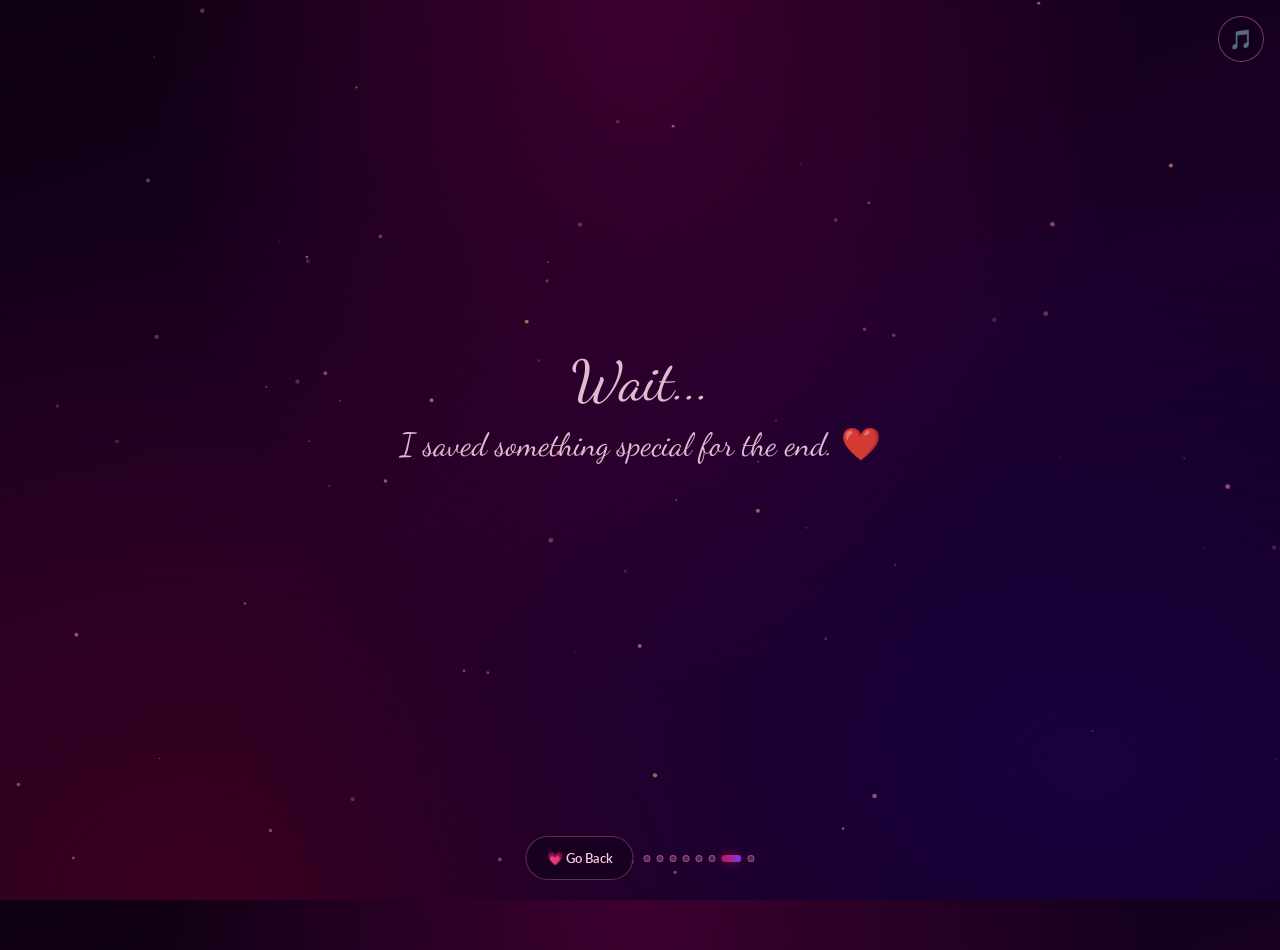
<file: surprise.html>
<!DOCTYPE html>
<html lang="en">
<head>
  <meta charset="UTF-8">
  <meta name="viewport" content="width=device-width, initial-scale=1.0">
  <title>Your Final Surprise 🎁❤️</title>
  <link rel="stylesheet" href="style.css">
  <style>
    body { overflow: hidden; }

    /* ── Page layout ──────────────────────────────────────── */
    .surprise-page {
      position: relative; z-index: 10;
      min-height: 100vh;
      display: flex; flex-direction: column;
      align-items: center; justify-content: center;
      text-align: center; padding: 30px 20px 120px; gap: 20px;
    }

    /* ── Intro messages ───────────────────────────────────── */
    .intro-msg {
      font-family: var(--font-script);
      font-size: clamp(1.8rem, 5vw, 3.5rem);
      color: var(--text-soft);
      opacity: 0;
      transform: translateY(16px);
      transition: opacity 0.8s ease, transform 0.8s ease;
    }

    .intro-msg.show { opacity: 1; transform: translateY(0); }
    .intro-msg.hide { opacity: 0; transform: translateY(-16px); }

    /* ── Gift Box ─────────────────────────────────────────── */
    #gift-section {
      display: none;
      flex-direction: column;
      align-items: center;
      gap: 24px;
    }

    #gift-section.show { display: flex; }

    .gift-wrap {
      position: relative;
      cursor: pointer;
      user-select: none;
    }

    .gift-box {
      font-size: clamp(7rem, 18vw, 12rem);
      display: block;
      animation: giftFloat 3s ease-in-out infinite;
      filter: drop-shadow(0 0 30px rgba(255,215,0,0.5))
              drop-shadow(0 0 60px rgba(255,215,0,0.25));
      transition: all 0.3s;
    }

    @keyframes giftFloat {
      0%,100% { transform: translateY(0) rotate(-2deg); }
      50%      { transform: translateY(-14px) rotate(2deg); }
    }

    /* shaking state */
    .gift-box.shaking {
      animation: giftShake 0.1s ease-in-out infinite;
    }

    @keyframes giftShake {
      0%,100% { transform: translateX(0); }
      25%     { transform: translateX(-6px) rotate(-3deg); }
      75%     { transform: translateX(6px)  rotate(3deg); }
    }

    .gift-hint {
      font-size: 0.9rem;
      color: rgba(255,200,220,0.7);
      animation: hintPulse 2s ease-in-out infinite;
    }

    @keyframes hintPulse {
      0%,100% { opacity: 0.5; }
      50%      { opacity: 1; }
    }

    /* ── Opened reveal ────────────────────────────────────── */
    #reveal-section {
      display: none;
      flex-direction: column;
      align-items: center;
      gap: 20px;
      max-width: 680px;
    }

    #reveal-section.show { display: flex; }

    .reveal-title {
      font-family: var(--font-script);
      font-size: clamp(2rem, 6vw, 4.5rem);
      color: var(--gold-soft);
      text-align: center;
      text-shadow: 0 0 40px rgba(255,215,0,0.8),
                   0 0 80px rgba(255,215,0,0.4);
      animation: goldGlow 2s ease-in-out infinite;
    }

    @keyframes goldGlow {
      0%,100% { text-shadow: 0 0 30px rgba(255,215,0,0.7), 0 0 60px rgba(255,215,0,0.3); }
      50%      { text-shadow: 0 0 60px rgba(255,215,0,1),   0 0 120px rgba(255,215,0,0.6); }
    }

    .reveal-text {
      font-family: var(--font-elegant);
      font-size: clamp(1rem, 2.2vw, 1.25rem);
      color: rgba(255,220,235,0.9);
      line-height: 1.9;
      font-style: italic;
      text-align: center;
      opacity: 0;
      transform: translateY(16px);
      transition: all 0.9s ease;
    }

    .reveal-text.show { opacity: 1; transform: translateY(0); }

    .love-sign {
      font-family: var(--font-script);
      font-size: clamp(2.5rem, 7vw, 5rem);
      color: var(--rose-light);
      text-align: center;
      opacity: 0;
      animation: none;
      text-shadow: 0 0 40px rgba(255,107,157,0.9);
      transition: opacity 0.8s ease;
    }

    .love-sign.show {
      opacity: 1;
      animation: heartbeat 1.2s ease-in-out infinite;
    }

    /* Light burst from gift */
    #light-burst {
      position: fixed; inset: 0;
      background: radial-gradient(circle at center, rgba(255,215,0,0.95), rgba(255,107,157,0.5), transparent);
      z-index: 8000;
      pointer-events: none;
      opacity: 0;
      transition: opacity 0.3s;
    }

    #light-burst.flash {
      animation: lightFlash 1.2s ease-out forwards;
    }

    @keyframes lightFlash {
      0%   { opacity: 0; }
      15%  { opacity: 1; }
      100% { opacity: 0; }
    }

    /* Fireworks canvas */
    #fw-canvas {
      position: fixed; inset: 0;
      pointer-events: none; z-index: 5;
      width: 100%; height: 100%;
    }
  </style>
</head>
<body class="bg-romantic">

  <canvas id="particle-canvas" class="canvas-layer"></canvas>
  <canvas id="fw-canvas"></canvas>
  <div id="light-burst"></div>
  <div class="hearts-container"></div>
  <div class="petals-container"></div>
  <div id="page-transition"></div>
  <button id="music-btn" class="music-btn">🎵</button>

  <div class="nav-container">
    <a class="nav-btn" onclick="navigateTo('wishes.html')">💗 Go Back</a>
    <div class="page-dots">
      <div class="page-dot"></div>
      <div class="page-dot"></div>
      <div class="page-dot"></div>
      <div class="page-dot"></div>
      <div class="page-dot"></div>
      <div class="page-dot"></div>
      <div class="page-dot active"></div>
      <div class="page-dot"></div>
    </div>
    <a class="nav-btn" id="final-nav" style="display:none" onclick="navigateTo('final.html')">Last Page ❤️</a>
  </div>

  <main class="surprise-page">
    <!-- Phase 1: Intro lines -->
    <div id="intro-phase">
      <p class="intro-msg" id="im1">Wait...</p>
      <p class="intro-msg" id="im2" style="font-size:clamp(1.2rem,3vw,2rem); margin-top:10px;">I saved something special for the end. ❤️</p>
    </div>

    <!-- Phase 2: Gift box -->
    <div id="gift-section">
      <div class="gift-wrap" onclick="openGift()">
        <span class="gift-box" id="gift-box">🎁</span>
      </div>
      <p class="gift-hint">Click to open your surprise! 🎀</p>
      <button class="btn-primary" onclick="openGift()">Open It 🎁</button>
    </div>

    <!-- Phase 3: Final reveal -->
    <div id="reveal-section">
      <h1 class="reveal-title">Happy Birthday, Sister! ❤️🎂</h1>

      <p class="reveal-text" id="rv1">
        No matter how much we grow,<br>
        no matter where life takes us,<br>
        you'll always be my sister,<br>
        my family,<br>
        and someone I'll always love.
      </p>

      <p class="love-sign" id="rv2">LOVE YOU ALWAYS ❤️</p>
    </div>
  </main>

  <script src="config.js"></script>
  <script src="script.js"></script>
  <script>
    initParticleCanvas('particle-canvas');

    const fwCanvas = document.getElementById('fw-canvas');
    fwCanvas.width  = window.innerWidth;
    fwCanvas.height = window.innerHeight;
    window.addEventListener('resize', () => {
      fwCanvas.width  = window.innerWidth;
      fwCanvas.height = window.innerHeight;
    });

    // ── Intro sequence ─────────────────────────────────────────
    const im1 = document.getElementById('im1');
    const im2 = document.getElementById('im2');

    setTimeout(() => im1.classList.add('show'), 400);
    setTimeout(() => im2.classList.add('show'), 1600);
    setTimeout(() => {
      // hide intro, show gift
      im1.classList.add('hide');
      im2.classList.add('hide');
      setTimeout(() => {
        document.getElementById('intro-phase').style.display = 'none';
        const gs = document.getElementById('gift-section');
        gs.classList.add('show');
        gs.style.animation = 'none';
        gs.style.opacity = '0';
        gs.style.transform = 'scale(0.8)';
        requestAnimationFrame(() => {
          gs.style.transition = 'opacity 0.7s ease, transform 0.7s ease';
          gs.style.opacity = '1';
          gs.style.transform = 'scale(1)';
        });
      }, 500);
    }, 3500);

    // ── Gift open sequence ─────────────────────────────────────
    let giftOpened = false;
    function openGift() {
      if (giftOpened) return;
      giftOpened = true;

      const giftBox = document.getElementById('gift-box');

      // Phase 1: shake
      giftBox.classList.add('shaking');

      setTimeout(() => {
        // Phase 2: light burst
        giftBox.textContent = '✨';
        giftBox.classList.remove('shaking');
        const burst = document.getElementById('light-burst');
        burst.classList.add('flash');

        // Massive heart burst
        for (let i = 0; i < 5; i++) {
          setTimeout(() => burstHearts(window.innerWidth/2, window.innerHeight/2, 20), i * 150);
        }

        // Confetti
        launchConfetti(150);

        // Fireworks
        let fwCount = 0;
        const fwInt = setInterval(() => {
          const ctx = fwCanvas.getContext('2d');
          ctx.fillStyle = 'rgba(0,0,0,0.1)';
          ctx.fillRect(0, 0, fwCanvas.width, fwCanvas.height);
          launchFirework(fwCanvas);
          launchFirework(fwCanvas);
          if (++fwCount > 25) clearInterval(fwInt);
        }, 400);

        // Rose petals intensify
        for (let i = 0; i < 20; i++) {
          setTimeout(() => {
            const p = document.createElement('span');
            p.className = 'petal';
            p.textContent = ['🌹','🌸','🌷','🌺'][Math.floor(Math.random()*4)];
            p.style.cssText = `
              left:${Math.random()*100}%; top:-30px;
              font-size:${1 + Math.random()}rem;
              animation-duration:${5 + Math.random()*5}s;
            `;
            document.body.appendChild(p);
            setTimeout(() => p.remove(), 11000);
          }, i * 200);
        }

        // Show reveal section
        setTimeout(() => {
          document.getElementById('gift-section').style.display = 'none';
          const rs = document.getElementById('reveal-section');
          rs.classList.add('show');
          rs.style.opacity = '0';
          rs.style.transform = 'scale(0.9)';
          requestAnimationFrame(() => {
            rs.style.transition = 'opacity 1s ease, transform 1s ease';
            rs.style.opacity = '1';
            rs.style.transform = 'scale(1)';
          });
          setTimeout(() => document.getElementById('rv1').classList.add('show'), 1000);
          setTimeout(() => document.getElementById('rv2').classList.add('show'), 2500);
          setTimeout(() => {
            document.getElementById('final-nav').style.display = 'inline-flex';
          }, 4000);
        }, 1200);

      }, 800);
    }
  </script>
</body>
</html>
</file>
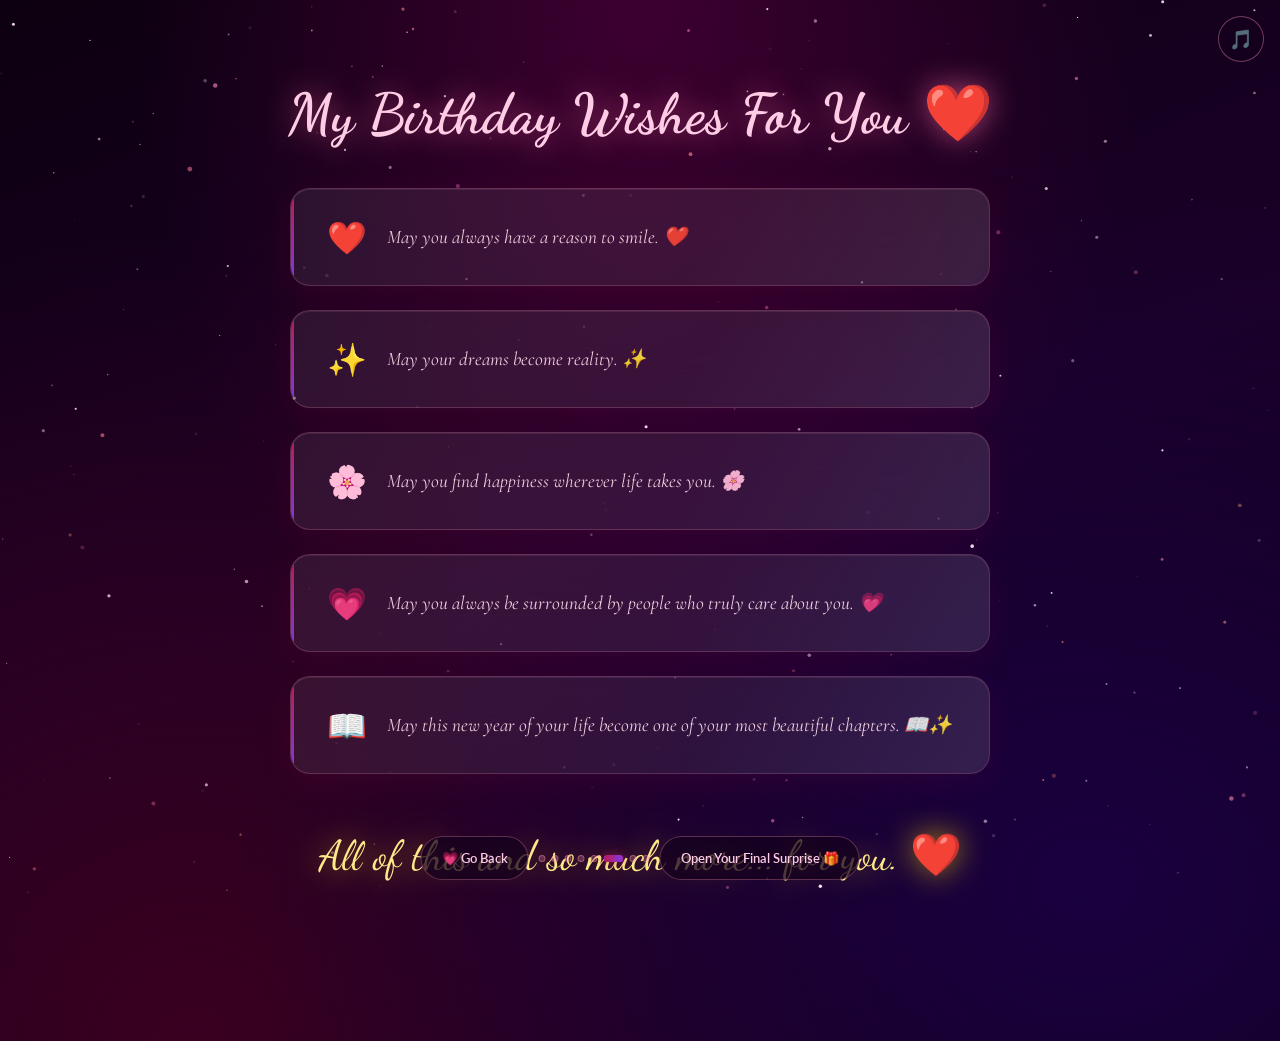
<file: wishes.html>
<!DOCTYPE html>
<html lang="en">

<head>
  <meta charset="UTF-8">
  <meta name="viewport" content="width=device-width, initial-scale=1.0">
  <title>My Wishes For You panda✨</title>
  <link rel="stylesheet" href="style.css">
  <style>
    body {
      overflow-x: hidden;
    }

    /* ── Starfield background ─────────────────────────────── */
    #star-canvas {
      position: fixed;
      inset: 0;
      pointer-events: none;
      z-index: 0;
    }

    .wishes-page {
      position: relative;
      z-index: 10;
      min-height: 100vh;
      padding: 80px 24px 160px;
      display: flex;
      flex-direction: column;
      align-items: center;
      gap: 40px;
    }

    .page-title {
      font-family: var(--font-script);
      font-size: clamp(2rem, 5vw, 3.5rem);
      color: var(--pink-soft);
      text-align: center;
      text-shadow: 0 0 30px rgba(255, 107, 157, 0.6);
    }

    /* ── Wishes list ──────────────────────────────────────── */
    .wishes-list {
      display: flex;
      flex-direction: column;
      gap: 24px;
      max-width: 700px;
      width: 100%;
    }

    .wish-item {
      display: flex;
      align-items: center;
      gap: 20px;
      padding: 28px 36px;
      border-radius: 20px;
      background: var(--glass);
      backdrop-filter: blur(20px);
      border: 1px solid var(--glass-border);
      box-shadow: 0 8px 32px rgba(192, 24, 74, 0.1),
        inset 0 1px 0 rgba(255, 255, 255, 0.08);
      opacity: 0;
      transform: translateX(-40px);
      transition: all 0.7s cubic-bezier(.34, 1.4, .64, 1);
      position: relative;
      overflow: hidden;
    }

    .wish-item.visible {
      opacity: 1;
      transform: translateX(0);
    }

    .wish-item::before {
      content: '';
      position: absolute;
      left: 0;
      top: 0;
      bottom: 0;
      width: 3px;
      background: linear-gradient(180deg, var(--rose), var(--purple));
      border-radius: 3px 0 0 3px;
    }

    /* shimmer on hover */
    .wish-item::after {
      content: '';
      position: absolute;
      inset: 0;
      background: linear-gradient(120deg, transparent 30%, rgba(255, 255, 255, 0.05) 50%, transparent 70%);
      background-size: 200%;
      background-position: -200%;
      transition: background-position 0.6s ease;
      pointer-events: none;
    }

    .wish-item:hover::after {
      background-position: 200%;
    }

    .wish-item:hover {
      transform: translateX(6px) scale(1.01);
      box-shadow: 0 12px 50px rgba(192, 24, 74, 0.2),
        0 0 30px rgba(255, 107, 157, 0.15);
      border-color: rgba(255, 107, 157, 0.4);
    }

    .wish-icon {
      font-size: 2rem;
      min-width: 40px;
      text-align: center;
      animation: iconPulse 2s ease-in-out infinite;
      flex-shrink: 0;
    }

    .wish-item:nth-child(1) .wish-icon {
      animation-delay: 0.0s;
    }

    .wish-item:nth-child(2) .wish-icon {
      animation-delay: 0.4s;
    }

    .wish-item:nth-child(3) .wish-icon {
      animation-delay: 0.8s;
    }

    .wish-item:nth-child(4) .wish-icon {
      animation-delay: 1.2s;
    }

    .wish-item:nth-child(5) .wish-icon {
      animation-delay: 1.6s;
    }

    @keyframes iconPulse {

      0%,
      100% {
        transform: scale(1);
      }

      50% {
        transform: scale(1.15);
      }
    }

    .wish-text {
      font-family: var(--font-elegant);
      font-size: clamp(1rem, 2.2vw, 1.2rem);
      color: rgba(255, 220, 235, 0.92);
      line-height: 1.6;
      font-style: italic;
    }

    /* ── Shooting stars ───────────────────────────────────── */
    .shoot-star {
      position: fixed;
      width: 150px;
      height: 2px;
      background: linear-gradient(to right, transparent, #ffd700, transparent);
      border-radius: 2px;
      pointer-events: none;
      z-index: 1;
      animation: shootAcross linear forwards;
    }

    @keyframes shootAcross {
      0% {
        opacity: 1;
        transform: translateX(-200px) translateY(0) rotate(-30deg);
      }

      100% {
        opacity: 0;
        transform: translateX(200vw) translateY(100px) rotate(-30deg);
      }
    }

    /* ── Bottom glow quote ────────────────────────────────── */
    .final-line {
      font-family: var(--font-script);
      font-size: clamp(1.5rem, 4vw, 2.6rem);
      color: var(--gold-soft);
      text-align: center;
      text-shadow: 0 0 30px rgba(255, 215, 0, 0.6);
      opacity: 0;
      transition: opacity 1s ease;
      margin-top: 16px;
    }

    .final-line.visible {
      opacity: 1;
    }

    @media (max-width: 600px) {
      .wish-item {
        padding: 20px 20px;
        flex-direction: column;
        text-align: center;
      }

      .wish-item::before {
        left: 0;
        top: 0;
        bottom: auto;
        width: 100%;
        height: 3px;
        border-radius: 3px 3px 0 0;
      }
    }
  </style>
</head>

<body class="bg-romantic">

  <canvas id="star-canvas" class="canvas-layer"></canvas>
  <canvas id="particle-canvas" class="canvas-layer" style="z-index:1;"></canvas>
  <div class="hearts-container"></div>
  <div class="petals-container"></div>
  <div id="page-transition"></div>
  <button id="music-btn" class="music-btn">🎵</button>

  <div class="nav-container">
    <a class="nav-btn" onclick="navigateTo('special.html')">💗 Go Back</a>
    <div class="page-dots">
      <div class="page-dot"></div>
      <div class="page-dot"></div>
      <div class="page-dot"></div>
      <div class="page-dot"></div>
      <div class="page-dot"></div>
      <div class="page-dot active"></div>
      <div class="page-dot"></div>
      <div class="page-dot"></div>
    </div>
    <a class="nav-btn" onclick="navigateTo('surprise.html')">Open Your Final Surprise 🎁</a>
  </div>

  <main class="wishes-page">
    <h1 class="page-title fade-up">My Birthday Wishes For You ❤️</h1>

    <div class="wishes-list">
      <div class="wish-item" data-delay="100">
        <span class="wish-icon">❤️</span>
        <p class="wish-text">May you always have a reason to smile. ❤️</p>
      </div>
      <div class="wish-item" data-delay="250">
        <span class="wish-icon">✨</span>
        <p class="wish-text">May your dreams become reality. ✨</p>
      </div>
      <div class="wish-item" data-delay="400">
        <span class="wish-icon">🌸</span>
        <p class="wish-text">May you find happiness wherever life takes you. 🌸</p>
      </div>
      <div class="wish-item" data-delay="550">
        <span class="wish-icon">💗</span>
        <p class="wish-text">May you always be surrounded by people who truly care about you. 💗</p>
      </div>
      <div class="wish-item" data-delay="700">
        <span class="wish-icon">📖</span>
        <p class="wish-text">May this new year of your life become one of your most beautiful chapters. 📖✨</p>
      </div>
    </div>

    <p class="final-line" id="final-line">
      All of this and so much more... for you. ❤️
    </p>
  </main>

  <script src="config.js"></script>
  <script src="script.js"></script>
  <script>
    initParticleCanvas('particle-canvas');

    // ── Starfield ─────────────────────────────────────────────
    const starCanvas = document.getElementById('star-canvas');
    const sCtx = starCanvas.getContext('2d');
    let SW = starCanvas.width = window.innerWidth;
    let SH = starCanvas.height = window.innerHeight;

    window.addEventListener('resize', () => {
      SW = starCanvas.width = window.innerWidth;
      SH = starCanvas.height = window.innerHeight;
    });

    const stars = Array.from({ length: 180 }, () => ({
      x: Math.random() * SW,
      y: Math.random() * SH,
      r: 0.3 + Math.random() * 1.5,
      alpha: Math.random(),
      dAlpha: (Math.random() - 0.5) * 0.015,
    }));

    function drawStars() {
      sCtx.clearRect(0, 0, SW, SH);
      stars.forEach(s => {
        sCtx.beginPath();
        sCtx.arc(s.x, s.y, s.r, 0, Math.PI * 2);
        sCtx.fillStyle = `rgba(255,220,240,${Math.max(0.05, Math.min(1, s.alpha))})`;
        sCtx.fill();
        s.alpha += s.dAlpha;
        if (s.alpha > 1 || s.alpha < 0.05) s.dAlpha *= -1;
      });
      requestAnimationFrame(drawStars);
    }
    drawStars();

    // ── Shooting stars ─────────────────────────────────────────
    function spawnShootingStar() {
      const s = document.createElement('div');
      s.className = 'shoot-star';
      s.style.cssText = `
        top:${5 + Math.random() * 40}%;
        left:${-5}%;
        animation-duration:${1.2 + Math.random() * 1}s;
        animation-delay:${Math.random() * 0.5}s;
        opacity:0;
      `;
      document.body.appendChild(s);
      setTimeout(() => s.remove(), 2500);
    }

    setInterval(spawnShootingStar, 2200);

    // ── Staggered wish reveal ──────────────────────────────────
    const wishes = document.querySelectorAll('.wish-item');
    const obs = new IntersectionObserver(entries => {
      entries.forEach(e => {
        if (e.isIntersecting) {
          const delay = parseInt(e.target.dataset.delay || 0);
          setTimeout(() => e.target.classList.add('visible'), delay);
        }
      });
    }, { threshold: 0.2 });
    wishes.forEach(w => obs.observe(w));

    // Final line
    setTimeout(() => {
      const fl = document.getElementById('final-line');
      const flObs = new IntersectionObserver(entries => {
        entries.forEach(e => { if (e.isIntersecting) e.target.classList.add('visible'); });
      }, { threshold: 0.3 });
      flObs.observe(fl);
    }, 500);
  </script>
</body>

</html>
</file>
<file: style.css>
/* ============================================================
   🎂 BIRTHDAY WEBSITE — GLOBAL STYLES  (Performance Edition)
   ============================================================ */

@import url('https://fonts.googleapis.com/css2?family=Playfair+Display:ital,wght@0,400;0,600;1,400&family=Lato:wght@300;400;700&family=Dancing+Script:wght@400;600;700&family=Cormorant+Garamond:ital,wght@0,300;0,400;1,400&display=swap');

/* ── Reset ─────────────────────────────────────────────────── */
*, *::before, *::after { box-sizing: border-box; margin: 0; padding: 0; }

:root {
  --deep:         #0d0010;
  --rose:         #c0184a;
  --rose-light:   #ff6b9d;
  --pink:         #ff88b8;
  --pink-soft:    #ffcce5;
  --gold:         #ffd700;
  --gold-soft:    #ffe88a;
  --purple:       #7c3aed;
  --glass:        rgba(255,255,255,0.07);
  --glass-border: rgba(255,150,180,0.22);
  --text-bright:  #fff8fc;
  --text-soft:    rgba(255,220,235,0.85);
  --font-head:    'Playfair Display', serif;
  --font-body:    'Lato', sans-serif;
  --font-script:  'Dancing Script', cursive;
  --font-elegant: 'Cormorant Garamond', serif;
}

html { scroll-behavior: smooth; -webkit-text-size-adjust: 100%; }

body {
  font-family: var(--font-body);
  background: var(--deep);
  color: var(--text-bright);
  min-height: 100vh;
  overflow-x: hidden;
  -webkit-font-smoothing: antialiased;
  /* Prevent layout shifts */
  width: 100%;
}

/* ── Backgrounds ────────────────────────────────────────────── */
.bg-romantic {
  background:
    radial-gradient(ellipse at 50% 0%,   #3d0030 0%, transparent 55%),
    radial-gradient(ellipse at 85% 85%,  #1a0040 0%, transparent 55%),
    radial-gradient(ellipse at 15% 100%, #3a0020 0%, transparent 55%),
    linear-gradient(160deg, #0d0010 0%, #1a0028 50%, #0d0010 100%);
}

/* ── Canvas ─────────────────────────────────────────────────── */
.canvas-layer {
  position: fixed;
  top: 0; left: 0;
  width: 100%; height: 100%;
  pointer-events: none;
  z-index: 0;
  will-change: transform; /* GPU hint */
}

/* ── Glassmorphism card ─────────────────────────────────────── */
.glass-card {
  background: var(--glass);
  border: 1px solid var(--glass-border);
  border-radius: 24px;
  /* Only blur on desktop — too costly on mobile */
  box-shadow: 0 8px 40px rgba(192,24,74,0.15),
              inset 0 1px 0 rgba(255,255,255,0.1);
}

@media (min-width: 769px) {
  .glass-card {
    backdrop-filter: blur(18px);
    -webkit-backdrop-filter: blur(18px);
  }
}

/* ── Glow text ──────────────────────────────────────────────── */
.glow-text {
  text-shadow: 0 0 20px rgba(255,107,157,0.7),
               0 0 40px rgba(255,107,157,0.4);
}
.glow-gold {
  text-shadow: 0 0 20px rgba(255,215,0,0.8),
               0 0 40px rgba(255,215,0,0.5);
}

/* ── Primary button ─────────────────────────────────────────── */
.btn-primary {
  display: inline-flex;
  align-items: center;
  gap: 10px;
  padding: 16px 36px;
  background: linear-gradient(135deg, #c0184a, #7c3aed);
  border: none;
  border-radius: 50px;
  color: #fff;
  font-family: var(--font-body);
  font-size: 1rem;
  font-weight: 700;
  letter-spacing: 0.04em;
  cursor: pointer;
  transition: transform 0.3s ease, box-shadow 0.3s ease;
  box-shadow: 0 4px 20px rgba(192,24,74,0.45);
  position: relative;
  overflow: hidden;
  text-decoration: none;
  -webkit-tap-highlight-color: transparent;
  touch-action: manipulation;
  /* Prevent tiny tap on mobile */
  min-height: 48px;
}

.btn-primary:hover {
  transform: translateY(-3px);
  box-shadow: 0 8px 36px rgba(192,24,74,0.65);
}
.btn-primary:active { transform: translateY(-1px); }

/* ── Navigation ─────────────────────────────────────────────── */
.nav-container {
  position: fixed;
  bottom: 20px;
  left: 50%;
  transform: translateX(-50%);
  z-index: 1000;
  display: flex;
  align-items: center;
  gap: 10px;
  /* safe area for notch phones */
  padding-bottom: env(safe-area-inset-bottom, 0px);
}

.nav-btn {
  padding: 11px 20px;
  background: rgba(20,0,30,0.75);
  border: 1px solid rgba(255,150,180,0.3);
  border-radius: 50px;
  color: var(--pink-soft);
  font-family: var(--font-body);
  font-size: 0.82rem;
  font-weight: 600;
  cursor: pointer;
  transition: background 0.25s, border-color 0.25s, transform 0.25s;
  text-decoration: none;
  white-space: nowrap;
  -webkit-tap-highlight-color: transparent;
  touch-action: manipulation;
  min-height: 44px;
  display: inline-flex;
  align-items: center;
}

.nav-btn:hover, .nav-btn:focus {
  background: rgba(192,24,74,0.35);
  border-color: var(--rose-light);
  color: #fff;
  transform: translateY(-2px);
}

.page-dots {
  display: flex;
  gap: 6px;
  align-items: center;
}

.page-dot {
  width: 7px; height: 7px;
  border-radius: 50%;
  background: rgba(255,150,180,0.25);
  border: 1px solid rgba(255,150,180,0.4);
  transition: all 0.3s;
  flex-shrink: 0;
}

.page-dot.active {
  width: 20px;
  border-radius: 4px;
  background: linear-gradient(90deg, var(--rose), var(--purple));
  border-color: transparent;
  box-shadow: 0 0 10px rgba(192,24,74,0.6);
}

/* ── Music button ────────────────────────────────────────────── */
.music-btn {
  position: fixed;
  top: 16px; right: 16px;
  z-index: 1000;
  width: 46px; height: 46px;
  border-radius: 50%;
  background: rgba(20,0,30,0.8);
  border: 1px solid rgba(255,150,180,0.4);
  display: flex; align-items: center; justify-content: center;
  font-size: 1.2rem;
  cursor: pointer;
  transition: transform 0.3s, box-shadow 0.3s;
  -webkit-tap-highlight-color: transparent;
  touch-action: manipulation;
}
.music-btn:hover { transform: scale(1.1); }
.music-btn.playing {
  animation: musicPulse 1.8s ease-in-out infinite;
  box-shadow: 0 0 20px rgba(192,24,74,0.5);
}

@keyframes musicPulse {
  0%,100% { box-shadow: 0 0 10px rgba(192,24,74,0.3); }
  50%      { box-shadow: 0 0 30px rgba(192,24,74,0.7); }
}

/* ── Page transition ─────────────────────────────────────────── */
#page-transition {
  position: fixed; inset: 0;
  z-index: 9999;
  pointer-events: none;
  opacity: 0;
  background: #0d0010;
}
#page-transition.transitioning {
  pointer-events: all;
  animation: ptIn 0.5s ease forwards;
}
@keyframes ptIn {
  from { opacity: 0; }
  to   { opacity: 1; }
}

/* ── Floating hearts ─────────────────────────────────────────── */
.heart-float {
  position: absolute;
  pointer-events: none;
  animation: heartFloat linear infinite;
  opacity: 0;
  user-select: none;
  z-index: 1;
  /* GPU-accelerate */
  will-change: transform, opacity;
}

@keyframes heartFloat {
  0%   { transform: translateY(0) rotate(0deg);   opacity: 0; }
  10%  { opacity: 0.8; }
  90%  { opacity: 0.5; }
  100% { transform: translateY(-105vh) rotate(360deg); opacity: 0; }
}

/* ── Rose petals ─────────────────────────────────────────────── */
.petal {
  position: fixed;
  top: -40px;
  pointer-events: none;
  z-index: 1;
  animation: petalFall linear infinite;
  will-change: transform, opacity;
}

@keyframes petalFall {
  0%   { transform: translateY(0) rotate(0deg) translateX(0);     opacity: 0.7; }
  50%  { transform: translateY(50vh) rotate(180deg) translateX(15px); }
  100% { transform: translateY(108vh) rotate(360deg) translateX(-10px); opacity: 0; }
}

/* ── Sparkle ─────────────────────────────────────────────────── */
.sparkle {
  position: fixed;
  pointer-events: none;
  z-index: 100;
  animation: sparkleFade 1.2s ease forwards;
  will-change: transform, opacity;
}

@keyframes sparkleFade {
  0%   { opacity: 1; transform: translate(-50%,-50%) scale(0); }
  50%  { opacity: 1; transform: translate(-50%,-50%) scale(1) rotate(45deg); }
  100% { opacity: 0; transform: translate(-50%,-50%) scale(0.5) rotate(90deg); }
}

/* ── Typewriter cursor ───────────────────────────────────────── */
.cursor-blink::after {
  content: '|';
  animation: blink 0.9s step-end infinite;
  color: var(--rose-light);
}

@keyframes blink {
  0%,100% { opacity: 1; }
  50%      { opacity: 0; }
}

/* ── Heartbeat ───────────────────────────────────────────────── */
.heartbeat {
  display: inline-block;
  animation: heartbeat 1.2s ease-in-out infinite;
  will-change: transform;
}

@keyframes heartbeat {
  0%,100% { transform: scale(1); }
  14%     { transform: scale(1.2); }
  28%     { transform: scale(1); }
  42%     { transform: scale(1.15); }
  70%     { transform: scale(1); }
}

/* ── Fade-up ─────────────────────────────────────────────────── */
.fade-up {
  opacity: 0;
  transform: translateY(24px);
  transition: opacity 0.65s ease, transform 0.65s ease;
}
.fade-up.visible {
  opacity: 1;
  transform: translateY(0);
}

/* ── Scrollbar ───────────────────────────────────────────────── */
::-webkit-scrollbar { width: 5px; }
::-webkit-scrollbar-track { background: transparent; }
::-webkit-scrollbar-thumb {
  background: linear-gradient(var(--rose), var(--purple));
  border-radius: 3px;
}

/* ══════════════════════════════════════════════════════════════
   MOBILE — Reduce everything expensive
   ══════════════════════════════════════════════════════════════ */
@media (max-width: 768px) {
  .btn-primary    { padding: 14px 26px; font-size: 0.92rem; }
  .nav-btn        { padding: 10px 14px; font-size: 0.78rem; }
  .nav-container  { gap: 7px; bottom: 14px; max-width: 98vw; }
  .page-dot       { width: 6px; height: 6px; }
  .page-dot.active{ width: 16px; }

  /* Disable blur — biggest CPU/GPU saver on phones */
  .glass-card,
  .nav-btn,
  .music-btn {
    backdrop-filter: none !important;
    -webkit-backdrop-filter: none !important;
  }

  /* Simpler shadows on mobile */
  .btn-primary { box-shadow: 0 3px 14px rgba(192,24,74,0.4); }
}

@media (max-width: 480px) {
  .nav-container { flex-wrap: wrap; justify-content: center; }
  /* Hide dots on very small screens to save space */
  .page-dots { display: none; }
}

/* Respect user preference for reduced motion */
@media (prefers-reduced-motion: reduce) {
  *, *::before, *::after {
    animation-duration: 0.01ms !important;
    transition-duration: 0.01ms !important;
  }
}
</file>
